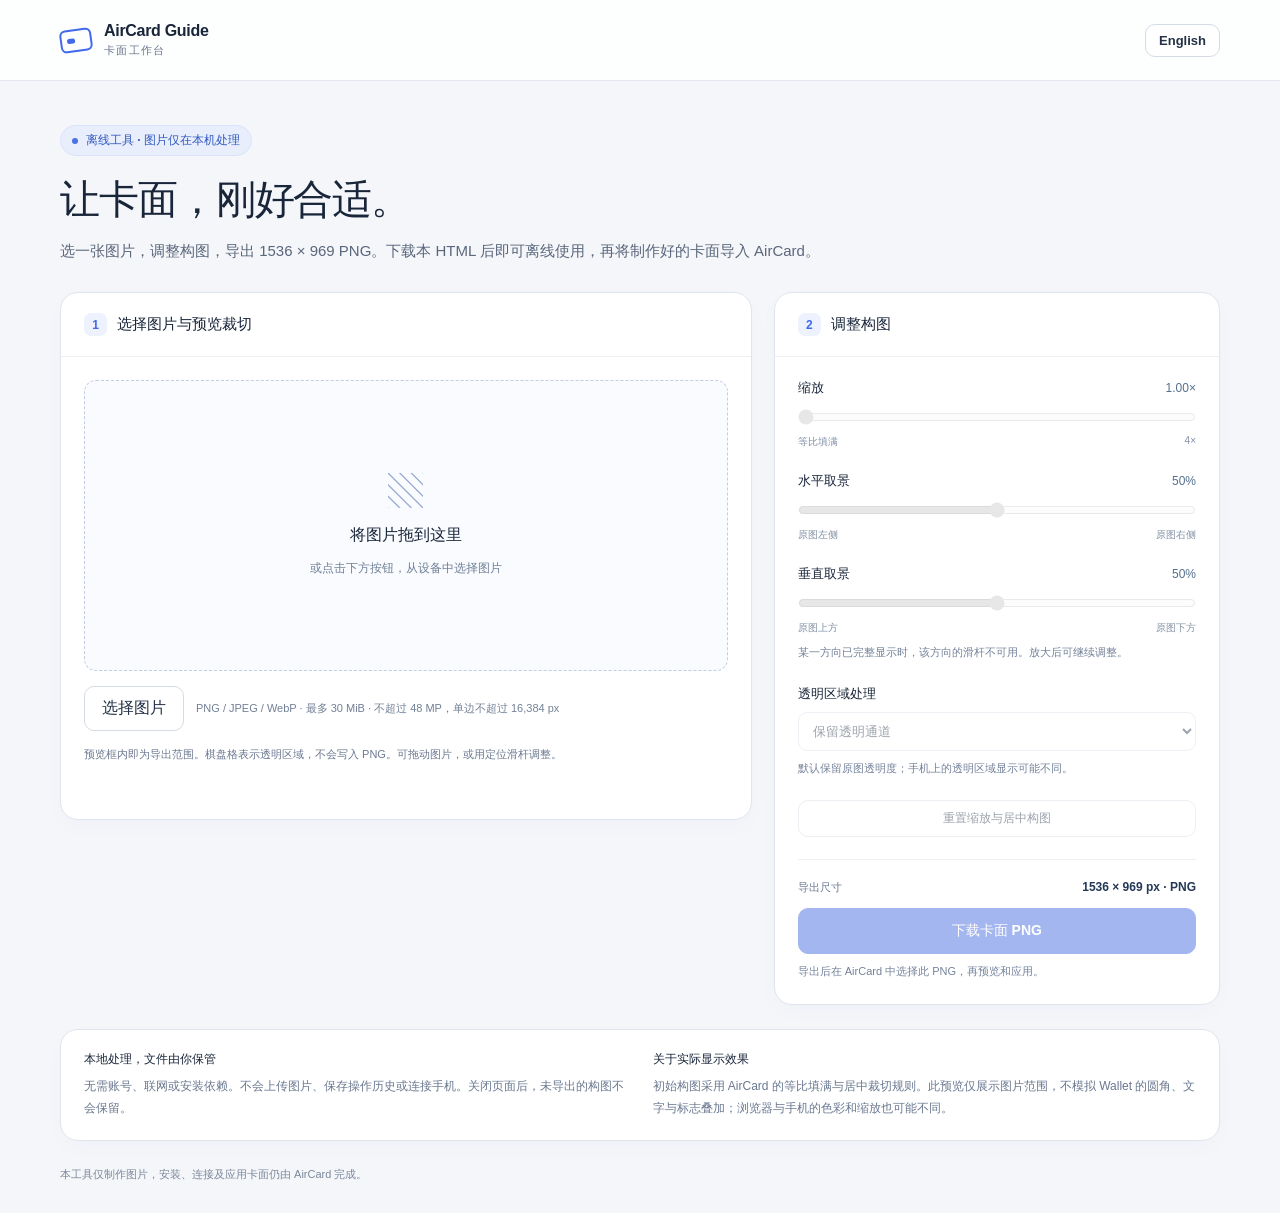
<file: tools/card-artwork/index.html>
<!doctype html>
<html lang="zh-CN">
<head>
  <meta charset="utf-8">
  <meta name="viewport" content="width=device-width, initial-scale=1">
  <meta http-equiv="Content-Security-Policy" content="default-src 'none'; script-src 'unsafe-inline'; style-src 'unsafe-inline'; img-src blob: data:; connect-src 'none'; object-src 'none'; base-uri 'none'; form-action 'none'">
  <title>AirCard · 离线卡面制作</title>
  <style>
    :root { color-scheme: light; font-family: -apple-system, BlinkMacSystemFont, "Segoe UI", sans-serif; color: #192539; background: #f4f6fa; font-synthesis: none; }
    * { box-sizing: border-box; }
    body { margin: 0; }
    button, input, select { font: inherit; }
    button, select { cursor: pointer; }
    button:disabled, input:disabled, select:disabled { cursor: not-allowed; opacity: .45; }
    button { border: 1px solid #d5dce6; border-radius: 10px; background: white; color: #243247; padding: 11px 17px; font-weight: 600; }
    button:hover:enabled { border-color: #406cf2; background: #f4f7ff; }
    button:focus-visible, input:focus-visible, select:focus-visible, canvas:focus-visible, a:focus-visible { outline: 3px solid #6689fb; outline-offset: 4px; }
    a { color: #244fd1; text-underline-offset: 3px; }
    .shell { width: min(1160px, calc(100% - 48px)); margin: auto; }
    header { border-bottom: 1px solid #e1e6ef; background: rgba(255,255,255,.85); }
    .header-row { min-height: 80px; display: flex; align-items: center; justify-content: space-between; gap: 20px; }
    .brand { display: flex; align-items: center; gap: 12px; font-weight: 700; letter-spacing: -.3px; }
    .brand-icon { width: 32px; height: 23px; border: 2px solid #4169e9; border-radius: 6px; position: relative; transform: rotate(-8deg); }
    .brand-icon::after { content: ""; position: absolute; top: 7px; left: 5px; width: 8px; height: 5px; border-radius: 2px; background: #4169e9; }
    .brand small { display: block; font-size: 11px; letter-spacing: 1.3px; color: #6a778e; font-weight: 600; margin-top: 3px; }
    #language-toggle { padding: 8px 13px; font-size: 13px; }
    main { padding: 44px 0 28px; }
    .eyebrow { display: inline-flex; align-items: center; gap: 8px; color: #3159bf; background: #e8eefc; border: 1px solid #d9e3fb; border-radius: 30px; padding: 6px 11px; font-size: 12px; font-weight: 600; }
    .eyebrow::before { content: ""; width: 6px; height: 6px; background: #4872e5; border-radius: 50%; }
    h1 { font-size: clamp(28px, 4vw, 40px); line-height: 1.3; letter-spacing: -1.1px; margin: 17px 0 12px; }
    .intro { color: #5a677b; font-size: 15px; line-height: 1.8; margin: 0 0 28px; max-width: 850px; }
    .workspace { display: grid; grid-template-columns: minmax(0, 1.55fr) minmax(295px, 1fr); gap: 22px; align-items: start; }
    .panel { background: white; border: 1px solid #dfe5ee; border-radius: 18px; box-shadow: 0 7px 24px #24375405; overflow: hidden; }
    .panel-heading { display: flex; align-items: center; gap: 10px; padding: 20px 23px; border-bottom: 1px solid #edf0f5; }
    .step { display: grid; place-items: center; width: 23px; height: 23px; background: #edf2fe; color: #4169e9; font-size: 12px; font-weight: 700; border-radius: 7px; flex-shrink: 0; }
    h2 { font-size: 15px; margin: 0; font-weight: 650; }
    .preview-body { padding: 23px; }
    #drop-zone { border: 1px dashed #c1cde0; border-radius: 12px; padding: 12px; background: #f9fbff; transition: border-color .15s, background .15s; }
    #drop-zone.drag-over { border-color: #4169e9; background: #eaf0ff; box-shadow: 0 0 0 3px #dfe8ff; }
    #empty-state { min-height: 265px; display: grid; place-content: center; text-align: center; padding: 25px 10px; }
    .empty-icon { font-size: 35px; line-height: 1; color: #93a6ce; margin: 0 0 17px; }
    #empty-state strong { font-size: 16px; font-weight: 600; }
    #empty-state p { font-size: 12px; line-height: 1.7; color: #708096; margin-bottom: 0; }
    #canvas-wrap { line-height: 0; overflow: hidden; background-color: #fff; background-image: linear-gradient(45deg,#e4e7eb 25%,transparent 25%),linear-gradient(-45deg,#e4e7eb 25%,transparent 25%),linear-gradient(45deg,transparent 75%,#e4e7eb 75%),linear-gradient(-45deg,transparent 75%,#e4e7eb 75%); background-size: 16px 16px; background-position: 0 0,0 8px,8px -8px,-8px 0; }
    canvas { display: block; width: 100%; height: auto; aspect-ratio: 1536 / 969; touch-action: none; cursor: grab; }
    canvas.dragging { cursor: grabbing; }
    .upload-row { display: flex; flex-wrap: wrap; align-items: center; gap: 12px; margin-top: 15px; }
    .upload-hint { font-size: 11px; color: #728096; line-height: 1.6; flex: 1; min-width: 140px; }
    .file-info { margin-top: 19px; padding-top: 17px; border-top: 1px solid #edf0f5; }
    #source-name { font-size: 13px; font-weight: 600; overflow-wrap: anywhere; line-height: 1.6; margin: 0 0 5px; }
    #source-info, #crop-info { font-size: 12px; color: #69778d; line-height: 1.8; margin: 0; }
    .preview-note { color: #6b7890; font-size: 11px; line-height: 1.75; margin: 14px 0 0; }
    .controls { padding: 22px 23px 23px; }
    .control { margin-bottom: 23px; }
    .label-row { display: flex; align-items: center; justify-content: space-between; gap: 12px; margin-bottom: 9px; font-size: 13px; font-weight: 550; }
    output { font-variant-numeric: tabular-nums; color: #55708e; font-weight: 400; font-size: 12px; white-space: nowrap; }
    input[type="range"] { width: 100%; accent-color: #4169e9; height: 22px; margin: 0; }
    .range-ends { display: flex; justify-content: space-between; color: #8190a4; font-size: 10px; margin-top: 3px; }
    select { width: 100%; border: 1px solid #d6dfeb; border-radius: 9px; padding: 10px; background: white; color: #28354b; font-size: 13px; }
    .small-note { font-size: 11px; line-height: 1.7; color: #74829a; margin: 8px 0 0; }
    #reset-button { width: 100%; font-size: 12px; padding: 9px 12px; }
    .export { border-top: 1px solid #edf0f5; padding-top: 20px; margin-top: 22px; }
    .export-meta { display: flex; justify-content: space-between; gap: 10px; font-size: 11px; color: #6b7890; margin-bottom: 13px; }
    .export-meta strong { color: #253957; font-size: 12px; font-variant-numeric: tabular-nums; }
    #export-button { width: 100%; background: #365edc; color: white; border-color: #365edc; padding: 13px; font-size: 14px; }
    #export-button:hover:enabled { background: #284fc7; border-color: #284fc7; }
    .notice { font-size: 12px; line-height: 1.7; padding: 10px 12px; border-radius: 8px; margin: 14px 0 0; }
    #resolution-warning { color: #805b0e; background: #fff7e4; border: 1px solid #f5e5be; }
    #error { color: #9c3037; background: #fff0f1; border: 1px solid #f2d1d4; }
    #status { color: #52715b; min-height: 20px; margin: 12px 0 0; font-size: 12px; line-height: 1.7; }
    .details { display: grid; grid-template-columns: 1fr 1fr; gap: 25px; margin-top: 24px; padding: 21px 23px; }
    h3 { font-size: 12px; margin: 0 0 7px; }
    .details p { font-size: 12px; color: #6a7890; line-height: 1.85; margin: 0; }
    footer { color: #7b889a; font-size: 11px; line-height: 1.8; margin-top: 24px; }
    [hidden] { display: none !important; }
    @media (max-width: 820px) { .workspace { grid-template-columns: 1fr; } .shell { width: min(640px, calc(100% - 28px)); } main { padding-top: 28px; } .details { grid-template-columns: 1fr; gap: 17px; } .header-row { min-height: 68px; } .preview-body, .controls { padding: 19px; } .panel-heading { padding: 17px 19px; } }
    @media (prefers-reduced-motion: reduce) { * { transition: none !important; } }
  </style>
</head>
<body>
  <header><div class="shell header-row">
    <div class="brand"><span class="brand-icon" aria-hidden="true"></span><div>AirCard Guide<small data-i18n="brandSub">卡面工作台</small></div></div>
    <button id="language-toggle" type="button" lang="en" aria-label="Switch to English">English</button>
  </div></header>
  <main class="shell">
    <span class="eyebrow" data-i18n="badge">离线工具 · 图片仅在本机处理</span>
    <h1 data-i18n="title">让卡面，刚好合适。</h1>
    <p class="intro" data-i18n="intro">选一张图片，调整构图，导出 1536 × 969 PNG。下载本 HTML 后即可离线使用，再将制作好的卡面导入 AirCard。</p>
    <div class="workspace">
      <section class="panel" aria-labelledby="preview-heading">
        <div class="panel-heading"><span class="step">1</span><h2 id="preview-heading" data-i18n="previewHeading">选择图片与预览裁切</h2></div>
        <div class="preview-body">
          <div id="drop-zone">
            <div id="empty-state"><div class="empty-icon" aria-hidden="true">▧</div><strong data-i18n="emptyTitle">将图片拖到这里</strong><p data-i18n="emptyText">或点击下方按钮，从设备中选择图片</p></div>
            <div id="canvas-wrap" hidden><canvas id="preview" width="1536" height="969" tabindex="0" role="img" aria-label="卡面裁切预览；可拖动图片，或使用下方定位滑杆"></canvas></div>
          </div>
          <div class="upload-row">
            <button id="choose-button" type="button" data-i18n="choose">选择图片</button>
            <input id="file-input" type="file" accept="image/png,image/jpeg,image/webp" aria-label="选择 PNG、JPEG 或 WebP 图片" hidden>
            <span class="upload-hint" data-i18n="fileLimits">PNG / JPEG / WebP · 最多 30 MiB<br>不超过 48 MP，单边不超过 16,384 px</span>
          </div>
          <div id="file-info" class="file-info" hidden><p id="source-name"></p><p id="source-info"></p><p id="crop-info"></p></div>
          <p class="preview-note" data-i18n="previewNote">预览框内即为导出范围。棋盘格表示透明区域，不会写入 PNG。可拖动图片，或用定位滑杆调整。</p>
          <p id="resolution-warning" class="notice" role="status" hidden></p>
          <p id="error" class="notice" role="alert" hidden></p>
          <p id="status" role="status" aria-live="polite"></p>
        </div>
      </section>
      <section class="panel" aria-labelledby="controls-heading">
        <div class="panel-heading"><span class="step">2</span><h2 id="controls-heading" data-i18n="controlsHeading">调整构图</h2></div>
        <div class="controls">
          <div class="control"><div class="label-row"><label for="zoom" data-i18n="zoom">缩放</label><output id="zoom-value" for="zoom">1.00×</output></div><input id="zoom" type="range" min="1" max="4" step="0.01" value="1" disabled><div class="range-ends"><span data-i18n="fill">等比填满</span><span>4×</span></div></div>
          <div class="control"><div class="label-row"><label for="position-x" data-i18n="positionX">水平取景</label><output id="position-x-value" for="position-x">50%</output></div><input id="position-x" type="range" min="0" max="100" step="0.1" value="50" disabled><div class="range-ends"><span data-i18n="left">原图左侧</span><span data-i18n="right">原图右侧</span></div></div>
          <div class="control"><div class="label-row"><label for="position-y" data-i18n="positionY">垂直取景</label><output id="position-y-value" for="position-y">50%</output></div><input id="position-y" type="range" min="0" max="100" step="0.1" value="50" disabled><div class="range-ends"><span data-i18n="top">原图上方</span><span data-i18n="bottom">原图下方</span></div><p class="small-note" data-i18n="positionNote">某一方向已完整显示时，该方向的滑杆不可用。放大后可继续调整。</p></div>
          <div class="control"><div class="label-row"><label for="background" data-i18n="background">透明区域处理</label></div><select id="background" disabled><option value="transparent" data-i18n="transparent">保留透明通道</option><option value="white" data-i18n="white">填充白色背景</option><option value="black" data-i18n="black">填充黑色背景</option></select><p class="small-note" data-i18n="alphaNote">默认保留原图透明度；手机上的透明区域显示可能不同。</p></div>
          <button id="reset-button" type="button" disabled data-i18n="reset">重置缩放与居中构图</button>
          <div class="export"><div class="export-meta"><span data-i18n="exportSize">导出尺寸</span><strong>1536 × 969 px · PNG</strong></div><button id="export-button" type="button" disabled data-i18n="download">下载卡面 PNG</button><p class="small-note" data-i18n="downloadNote">导出后在 AirCard 中选择此 PNG，再预览和应用。</p></div>
        </div>
      </section>
    </div>
    <section class="panel details" aria-label="说明 / Notes">
      <div><h3 data-i18n="privacyTitle">本地处理，文件由你保管</h3><p data-i18n="privacyText">无需账号、联网或安装依赖。不会上传图片、保存操作历史或连接手机。关闭页面后，未导出的构图不会保留。</p></div>
      <div><h3 data-i18n="displayTitle">关于实际显示效果</h3><p data-i18n="displayText">初始构图采用 AirCard 的等比填满与居中裁切规则。此预览仅展示图片范围，不模拟 Wallet 的圆角、文字与标志叠加；浏览器与手机的色彩和缩放也可能不同。</p></div>
    </section>
    <footer data-i18n="footer">本工具仅制作图片，安装、连接及应用卡面仍由 AirCard 完成。</footer>
  </main>
  <noscript><p style="margin:24px">此离线工具需要启用 JavaScript。This offline tool requires JavaScript.</p></noscript>
  <script>
    'use strict';
    const OUTPUT = Object.freeze({ width: 1536, height: 969 });
    const LIMITS = Object.freeze({ bytes: 30 * 1024 * 1024, pixels: 48000000, edge: 16384 });
    const STRINGS = {
      zh: {
        pageTitle: 'AirCard · 离线卡面制作', brandSub: '卡面工作台', badge: '离线工具 · 图片仅在本机处理', title: '让卡面，刚好合适。',
        intro: '选一张图片，调整构图，导出 1536 × 969 PNG。下载本 HTML 后即可离线使用，再将制作好的卡面导入 AirCard。',
        previewHeading: '选择图片与预览裁切', emptyTitle: '将图片拖到这里', emptyText: '或点击下方按钮，从设备中选择图片', choose: '选择图片',
        fileLimits: 'PNG / JPEG / WebP · 最多 30 MiB · 不超过 48 MP，单边不超过 16,384 px',
        previewNote: '预览框内即为导出范围。棋盘格表示透明区域，不会写入 PNG。可拖动图片，或用定位滑杆调整。',
        controlsHeading: '调整构图', zoom: '缩放', fill: '等比填满', positionX: '水平取景', positionY: '垂直取景', left: '原图左侧', right: '原图右侧', top: '原图上方', bottom: '原图下方',
        positionNote: '某一方向已完整显示时，该方向的滑杆不可用。放大后可继续调整。', background: '透明区域处理', transparent: '保留透明通道', white: '填充白色背景', black: '填充黑色背景',
        alphaNote: '默认保留原图透明度；手机上的透明区域显示可能不同。', reset: '重置缩放与居中构图', exportSize: '导出尺寸', download: '下载卡面 PNG', downloadNote: '导出后在 AirCard 中选择此 PNG，再预览和应用。',
        privacyTitle: '本地处理，文件由你保管', privacyText: '无需账号、联网或安装依赖。不会上传图片、保存操作历史或连接手机。关闭页面后，未导出的构图不会保留。',
        displayTitle: '关于实际显示效果', displayText: '初始构图采用 AirCard 的等比填满与居中裁切规则。此预览仅展示图片范围，不模拟 Wallet 的圆角、文字与标志叠加；浏览器与手机的色彩和缩放也可能不同。',
        footer: '本工具仅制作图片，安装、连接及应用卡面仍由 AirCard 完成。',
        canvasLabel: '卡面裁切预览；可拖动图片、使用方向键，或使用定位滑杆', fileLabel: '选择 PNG、JPEG 或 WebP 图片',
        sourceInfo: '原图：{width} × {height} px · {size} MiB', cropInfo: '当前使用约 {width} × {height} px 的原图区域',
        upscale: '分辨率提示：当前裁切区域需要放大至 {percent}%，导出可能变模糊。可减小缩放或使用更高分辨率的原图。',
        loading: '正在本机读取图片…', loaded: '图片已载入。调整好构图后即可下载。', resetDone: '已恢复等比填满与居中构图。', exporting: '正在生成 PNG…', exported: '已触发 PNG 下载；若浏览器询问，请选择保存位置。',
        oneFile: '请一次选择或拖入一张图片。', fileTooLarge: '图片文件超过 30 MiB，请先缩小文件后再试。', unsupported: '请选择 PNG、JPEG 或 WebP 图片。SVG、HEIC、GIF 和其他文件不支持，请先转换格式。',
        dimensions: '图片尺寸超过限制：最多 48 MP，单边不超过 16,384 px。请先缩小图片。', decodeError: '无法读取这张图片；文件可能损坏或浏览器不支持其编码。请转换为普通 PNG 或 JPEG 后重试。',
        canvasError: '浏览器无法创建绘图画布，请尝试更新浏览器。', exportError: 'PNG 导出失败，可能是浏览器内存不足。请使用更小的原图后重试。', previousKept: '原先载入的图片保持不变。'
      },
      en: {
        pageTitle: 'AirCard · Offline Artwork Studio', brandSub: 'ARTWORK STUDIO', badge: 'Offline tool · Images stay on your device', title: 'Find the right frame.',
        intro: 'Choose an image, adjust the crop, and export a 1536 × 969 PNG. Download this HTML file to work offline, then import your finished artwork into AirCard.',
        previewHeading: 'Choose an image & preview the crop', emptyTitle: 'Drop an image here', emptyText: 'Or use the button below to choose a file from your device', choose: 'Choose image',
        fileLimits: 'PNG / JPEG / WebP · Up to 30 MiB · Up to 48 MP, with each side no larger than 16,384 px',
        previewNote: 'Everything inside the preview is included in the export. The checkerboard indicates transparency and is not part of the PNG. Drag the image or use the position sliders.',
        controlsHeading: 'Adjust the composition', zoom: 'Zoom', fill: 'Scale to fill', positionX: 'Horizontal crop position', positionY: 'Vertical crop position', left: 'Left of source', right: 'Right of source', top: 'Top of source', bottom: 'Bottom of source',
        positionNote: 'A slider is disabled when that entire dimension is visible. Zoom in to allow more adjustment.', background: 'Transparent areas', transparent: 'Keep transparency', white: 'Fill with white', black: 'Fill with black',
        alphaNote: 'Source transparency is preserved by default; transparent areas may look different on the phone.', reset: 'Reset zoom & center crop', exportSize: 'Export size', download: 'Download artwork PNG', downloadNote: 'Select this PNG in AirCard, then preview and apply it.',
        privacyTitle: 'Local processing. Your files stay yours.', privacyText: 'No account, connection, or dependencies required. Images are never uploaded. This page does not keep an editing history or connect to your phone. Export before closing to keep your work.',
        displayTitle: 'What to expect on your phone', displayText: 'The initial composition uses AirCard’s scale-to-fill and center-crop geometry. This preview only shows the image area, without Wallet’s rounded corners, text, or logos. Browser and phone colors and scaling may also differ.',
        footer: 'This tool only prepares images. Use AirCard to install, connect, and apply artwork.',
        canvasLabel: 'Card artwork crop preview; drag, use arrow keys, or adjust the position sliders', fileLabel: 'Choose a PNG, JPEG, or WebP image',
        sourceInfo: 'Source: {width} × {height} px · {size} MiB', cropInfo: 'Using approximately {width} × {height} px of the source image',
        upscale: 'Resolution notice: this crop is enlarged to {percent}%, which may soften the result. Reduce zoom or use a higher-resolution source.',
        loading: 'Reading the image locally…', loaded: 'Image loaded. Adjust the composition, then download.', resetDone: 'Restored scale-to-fill and center crop.', exporting: 'Generating PNG…', exported: 'PNG download requested. Choose a save location if your browser asks.',
        oneFile: 'Please choose or drop one image at a time.', fileTooLarge: 'The file exceeds 30 MiB. Please reduce its size first.', unsupported: 'Choose a PNG, JPEG, or WebP image. SVG, HEIC, GIF, and other file types are not supported; convert them first.',
        dimensions: 'Image dimensions exceed the limit: up to 48 MP and no more than 16,384 px on either side. Please resize it first.', decodeError: 'This image could not be read. It may be damaged or use an unsupported encoding. Convert it to a standard PNG or JPEG and try again.',
        canvasError: 'The browser could not create a drawing canvas. Please try an updated browser.', exportError: 'PNG export failed, possibly because the browser ran out of memory. Try a smaller source image.', previousKept: 'Your previously loaded image is unchanged.'
      }
    };
    const byId = id => document.getElementById(id);
    const ui = Object.fromEntries(['file-input', 'choose-button', 'drop-zone', 'empty-state', 'canvas-wrap', 'preview', 'file-info', 'source-name', 'source-info', 'crop-info', 'resolution-warning', 'status', 'error', 'zoom', 'zoom-value', 'position-x', 'position-y', 'position-x-value', 'position-y-value', 'background', 'reset-button', 'export-button', 'language-toggle'].map(id => [id, byId(id)]));
    const context = ui.preview.getContext('2d');
    const state = { lang: 'zh', image: null, width: 0, height: 0, fileName: '', bytes: 0, zoom: 1, panX: .5, panY: .5, background: 'transparent', busy: false, exporting: false, generation: 0, feedback: null, error: null, drag: null };
    const clamp = (value, min, max) => Math.min(max, Math.max(min, value));

    // Scale-to-fill matches AppViewModel.prepareCardImage at zoom=1 and pan=.5.
    // pan=0 selects the source's left/top edge; pan=1 selects its right/bottom edge.
    function cropGeometry(width, height, zoom = 1, panX = .5, panY = .5) {
      if (![width, height, zoom, panX, panY].every(Number.isFinite) || width <= 0 || height <= 0 || zoom < 1) throw new RangeError('Invalid crop geometry');
      const scale = Math.max(OUTPUT.width / width, OUTPUT.height / height) * zoom;
      const drawWidth = width * scale;
      const drawHeight = height * scale;
      const overflowX = Math.max(0, drawWidth - OUTPUT.width);
      const overflowY = Math.max(0, drawHeight - OUTPUT.height);
      return { scale, drawWidth, drawHeight, overflowX, overflowY, x: -overflowX * clamp(panX, 0, 1), y: -overflowY * clamp(panY, 0, 1), sourceWidth: OUTPUT.width / scale, sourceHeight: OUTPUT.height / scale };
    }

    function safeFileName(original) {
      const stem = original.replace(/\.[^.]+$/, '').normalize('NFC').replace(/[\x00-\x1f\x7f/\\:*?"<>|]/g, '-').trim().replace(/[. ]+$/g, '');
      const shortStem = Array.from(stem).slice(0, 64).join('') || 'artwork';
      return `${shortStem}-aircard-1536x969.png`;
    }

    function supportedSignature(bytes) {
      const starts = values => values.every((value, index) => bytes[index] === value);
      return starts([0x89, 0x50, 0x4e, 0x47, 0x0d, 0x0a, 0x1a, 0x0a]) || starts([0xff, 0xd8, 0xff]) ||
        (starts([0x52, 0x49, 0x46, 0x46]) && [0x57, 0x45, 0x42, 0x50].every((value, index) => bytes[index + 8] === value));
    }

    function t(key, args = {}) {
      return STRINGS[state.lang][key].replace(/\{(\w+)\}/g, (_, name) => String(args[name] ?? ''));
    }

    function feedback(key) { state.feedback = key; state.error = null; renderMessages(); }
    function fail(key) { state.feedback = null; state.error = { key, retained: Boolean(state.image) }; renderMessages(); }
    function renderMessages() {
      ui.status.textContent = state.feedback ? t(state.feedback) : '';
      ui.error.hidden = !state.error;
      ui.error.textContent = state.error ? t(state.error.key) + (state.error.retained ? ' ' + t('previousKept') : '') : '';
    }

    function render() {
      const available = Boolean(state.image && context);
      const locked = !available || state.busy || state.exporting;
      const geometry = available ? cropGeometry(state.width, state.height, state.zoom, state.panX, state.panY) : null;
      ui['empty-state'].hidden = available;
      ui['canvas-wrap'].hidden = !available;
      ui['file-info'].hidden = !available;
      ui.zoom.disabled = locked;
      ui['position-x'].disabled = locked || geometry.overflowX < .001;
      ui['position-y'].disabled = locked || geometry.overflowY < .001;
      ui.background.disabled = locked;
      ui['reset-button'].disabled = locked;
      ui['export-button'].disabled = locked;
      ui['choose-button'].disabled = state.exporting || !context;
      ui['file-input'].disabled = state.exporting || !context;
      ui.zoom.value = state.zoom;
      ui['zoom-value'].value = state.zoom.toFixed(2) + '×';
      ui['position-x'].value = state.panX * 100;
      ui['position-y'].value = state.panY * 100;
      ui['position-x-value'].value = Math.round(state.panX * 100) + '%';
      ui['position-y-value'].value = Math.round(state.panY * 100) + '%';
      ui.background.value = state.background;
      ui['resolution-warning'].hidden = !available || geometry.scale <= 1.0001;
      if (available) {
        context.clearRect(0, 0, OUTPUT.width, OUTPUT.height);
        if (state.background !== 'transparent') { context.fillStyle = state.background; context.fillRect(0, 0, OUTPUT.width, OUTPUT.height); }
        context.imageSmoothingEnabled = true;
        context.imageSmoothingQuality = 'high';
        context.drawImage(state.image, geometry.x, geometry.y, geometry.drawWidth, geometry.drawHeight);
        ui['source-name'].textContent = state.fileName;
        ui['source-info'].textContent = t('sourceInfo', { width: state.width, height: state.height, size: (state.bytes / 1048576).toFixed(2) });
        ui['crop-info'].textContent = t('cropInfo', { width: Math.round(geometry.sourceWidth), height: Math.round(geometry.sourceHeight) });
        ui['resolution-warning'].textContent = t('upscale', { percent: Math.round(geometry.scale * 100) });
      }
      renderMessages();
    }

    function setLanguage(language) {
      state.lang = language;
      document.documentElement.lang = language === 'zh' ? 'zh-CN' : 'en';
      document.title = t('pageTitle');
      document.querySelectorAll('[data-i18n]').forEach(element => { element.textContent = t(element.dataset.i18n); });
      ui.preview.setAttribute('aria-label', t('canvasLabel'));
      ui['file-input'].setAttribute('aria-label', t('fileLabel'));
      ui['language-toggle'].textContent = language === 'zh' ? 'English' : '中文';
      ui['language-toggle'].lang = language === 'zh' ? 'en' : 'zh-CN';
      ui['language-toggle'].setAttribute('aria-label', language === 'zh' ? 'Switch to English' : '切换为中文');
      render();
    }

    const releaseImage = image => { if (image && typeof image.close === 'function') image.close(); };
    async function decodeImage(file) {
      // The signature check excludes SVG (including SVG renamed to .png), so
      // embedded external image URLs cannot become requests through this loader.
      if (typeof createImageBitmap === 'function') return createImageBitmap(file, { imageOrientation: 'from-image' });
      const url = URL.createObjectURL(file);
      try {
        const image = new Image();
        image.src = url;
        await image.decode();
        // Snapshot once, including for an animated PNG/WebP, so later redraws
        // and the export cannot silently advance to a different frame.
        const width = image.naturalWidth, height = image.naturalHeight;
        if (width > LIMITS.edge || height > LIMITS.edge || width * height > LIMITS.pixels) throw new RangeError('dimensions');
        const snapshot = document.createElement('canvas');
        snapshot.width = width;
        snapshot.height = height;
        const snapshotContext = snapshot.getContext('2d');
        if (!snapshotContext) throw new Error('decodeError');
        snapshotContext.drawImage(image, 0, 0);
        return snapshot;
      } finally { URL.revokeObjectURL(url); }
    }

    async function loadFiles(files) {
      if (state.exporting || !context) return;
      const generation = ++state.generation;
      if (files.length !== 1) { state.busy = false; fail('oneFile'); render(); return; }
      const file = files[0];
      state.busy = true;
      feedback('loading');
      render();
      let decoded = null;
      try {
        if (file.size > LIMITS.bytes) throw new Error('fileTooLarge');
        if (!supportedSignature(new Uint8Array(await file.slice(0, 12).arrayBuffer()))) throw new Error('unsupported');
        if (generation !== state.generation) return;
        decoded = await decodeImage(file);
        if (generation !== state.generation) { releaseImage(decoded); return; }
        const width = decoded.width, height = decoded.height;
        if (!width || !height || width > LIMITS.edge || height > LIMITS.edge || width * height > LIMITS.pixels) throw new Error('dimensions');
        releaseImage(state.image);
        state.image = decoded;
        decoded = null;
        Object.assign(state, { width, height, fileName: file.name, bytes: file.size, zoom: 1, panX: .5, panY: .5, drag: null });
        ui.preview.classList.remove('dragging');
        feedback('loaded');
      } catch (error) {
        releaseImage(decoded);
        if (generation === state.generation) fail(['fileTooLarge', 'unsupported', 'dimensions'].includes(error.message) ? error.message : 'decodeError');
      } finally {
        if (generation === state.generation) { state.busy = false; render(); }
      }
    }

    ui['language-toggle'].addEventListener('click', () => setLanguage(state.lang === 'zh' ? 'en' : 'zh'));
    ui['choose-button'].addEventListener('click', () => ui['file-input'].click());
    ui['file-input'].addEventListener('change', event => { if (event.target.files.length) loadFiles([...event.target.files]); event.target.value = ''; });
    // Stop dropped files from navigating away from this local tool.
    document.addEventListener('dragover', event => event.preventDefault());
    document.addEventListener('drop', event => event.preventDefault());
    ui['drop-zone'].addEventListener('dragover', event => { event.preventDefault(); ui['drop-zone'].classList.add('drag-over'); });
    ui['drop-zone'].addEventListener('dragleave', event => { if (!ui['drop-zone'].contains(event.relatedTarget)) ui['drop-zone'].classList.remove('drag-over'); });
    ui['drop-zone'].addEventListener('drop', event => { event.preventDefault(); ui['drop-zone'].classList.remove('drag-over'); loadFiles([...event.dataTransfer.files]); });
    ui.zoom.addEventListener('input', event => { state.zoom = Number(event.target.value); render(); });
    ui['position-x'].addEventListener('input', event => { state.panX = Number(event.target.value) / 100; render(); });
    ui['position-y'].addEventListener('input', event => { state.panY = Number(event.target.value) / 100; render(); });
    ui.background.addEventListener('change', event => { state.background = event.target.value; render(); });
    ui['reset-button'].addEventListener('click', () => { Object.assign(state, { zoom: 1, panX: .5, panY: .5 }); feedback('resetDone'); render(); });
    ui.preview.addEventListener('pointerdown', event => {
      if (!state.image || state.busy || state.exporting || event.button !== 0 || state.drag) return;
      state.drag = { pointerId: event.pointerId, x: event.clientX, y: event.clientY, panX: state.panX, panY: state.panY };
      ui.preview.setPointerCapture(event.pointerId);
      ui.preview.classList.add('dragging');
      ui.preview.focus({ preventScroll: true });
    });
    ui.preview.addEventListener('pointermove', event => {
      if (!state.drag || state.drag.pointerId !== event.pointerId || state.busy || state.exporting) return;
      const geometry = cropGeometry(state.width, state.height, state.zoom, state.panX, state.panY);
      const rect = ui.preview.getBoundingClientRect();
      if (geometry.overflowX > .001) state.panX = clamp(state.drag.panX - (event.clientX - state.drag.x) * OUTPUT.width / rect.width / geometry.overflowX, 0, 1);
      if (geometry.overflowY > .001) state.panY = clamp(state.drag.panY - (event.clientY - state.drag.y) * OUTPUT.height / rect.height / geometry.overflowY, 0, 1);
      render();
    });
    function stopDrag(event) { if (state.drag?.pointerId === event.pointerId) { state.drag = null; ui.preview.classList.remove('dragging'); } }
    ui.preview.addEventListener('pointerup', stopDrag);
    ui.preview.addEventListener('pointercancel', stopDrag);
    ui.preview.addEventListener('lostpointercapture', stopDrag);
    ui.preview.addEventListener('keydown', event => {
      if (!state.image || state.busy || state.exporting || !['ArrowLeft', 'ArrowRight', 'ArrowUp', 'ArrowDown'].includes(event.key)) return;
      event.preventDefault();
      const delta = event.shiftKey ? .05 : .01;
      const geometry = cropGeometry(state.width, state.height, state.zoom, state.panX, state.panY);
      if (geometry.overflowX > .001 && event.key === 'ArrowLeft') state.panX = clamp(state.panX - delta, 0, 1);
      if (geometry.overflowX > .001 && event.key === 'ArrowRight') state.panX = clamp(state.panX + delta, 0, 1);
      if (geometry.overflowY > .001 && event.key === 'ArrowUp') state.panY = clamp(state.panY - delta, 0, 1);
      if (geometry.overflowY > .001 && event.key === 'ArrowDown') state.panY = clamp(state.panY + delta, 0, 1);
      render();
    });
    ui['export-button'].addEventListener('click', async () => {
      if (!state.image || state.busy || state.exporting) return;
      state.exporting = true;
      feedback('exporting');
      render();
      try {
        const blob = await new Promise((resolve, reject) => ui.preview.toBlob(result => result ? resolve(result) : reject(new Error('exportError')), 'image/png'));
        const url = URL.createObjectURL(blob);
        const link = document.createElement('a');
        link.href = url;
        link.download = safeFileName(state.fileName);
        document.body.appendChild(link);
        link.click();
        link.remove();
        // Give the browser time to consume the download URL before releasing it.
        setTimeout(() => URL.revokeObjectURL(url), 60000);
        feedback('exported');
      } catch (_) { fail('exportError'); }
      finally { state.exporting = false; render(); }
    });
    window.addEventListener('beforeunload', () => releaseImage(state.image));
    // Pure helpers are exposed for local geometry and filename verification.
    window.CardArtwork = Object.freeze({ OUTPUT, LIMITS, cropGeometry, safeFileName, supportedSignature });
    setLanguage('zh');
    if (!context) fail('canvasError');
  </script>
</body>
</html>
</file>
